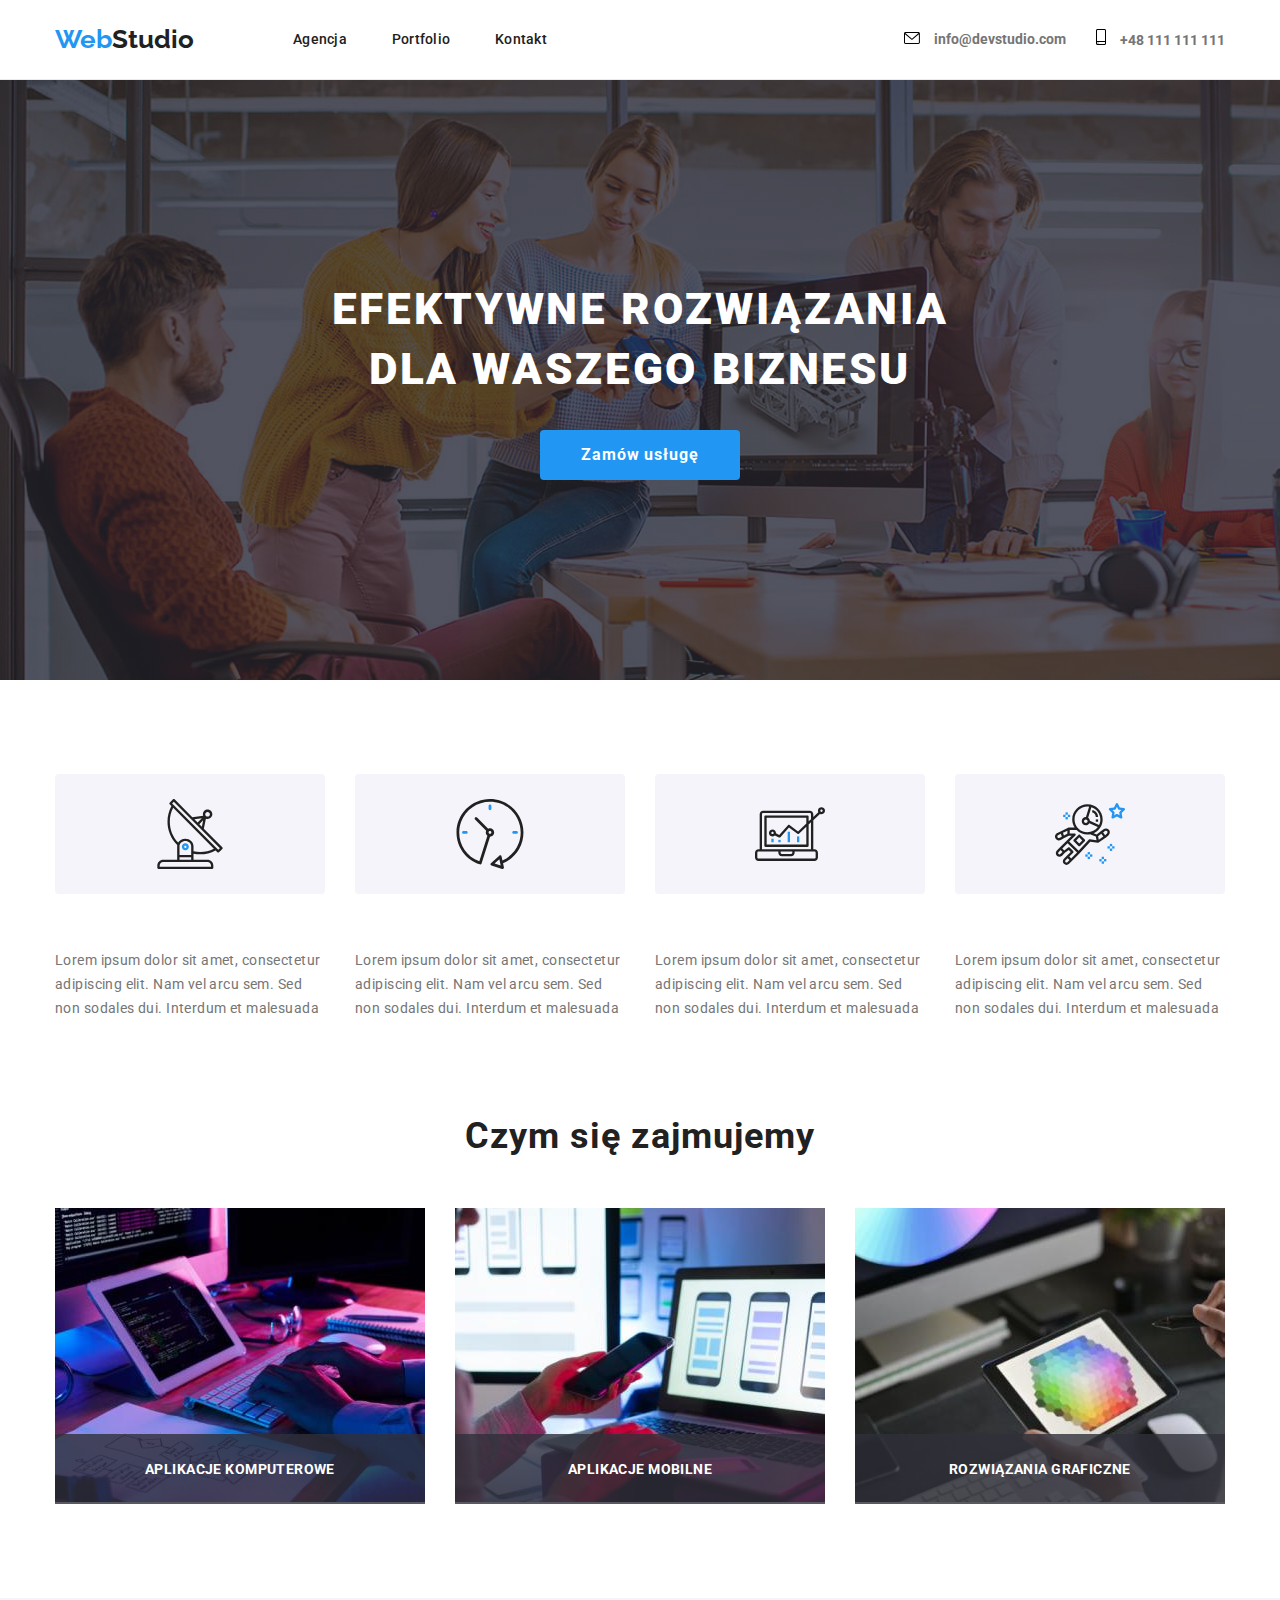
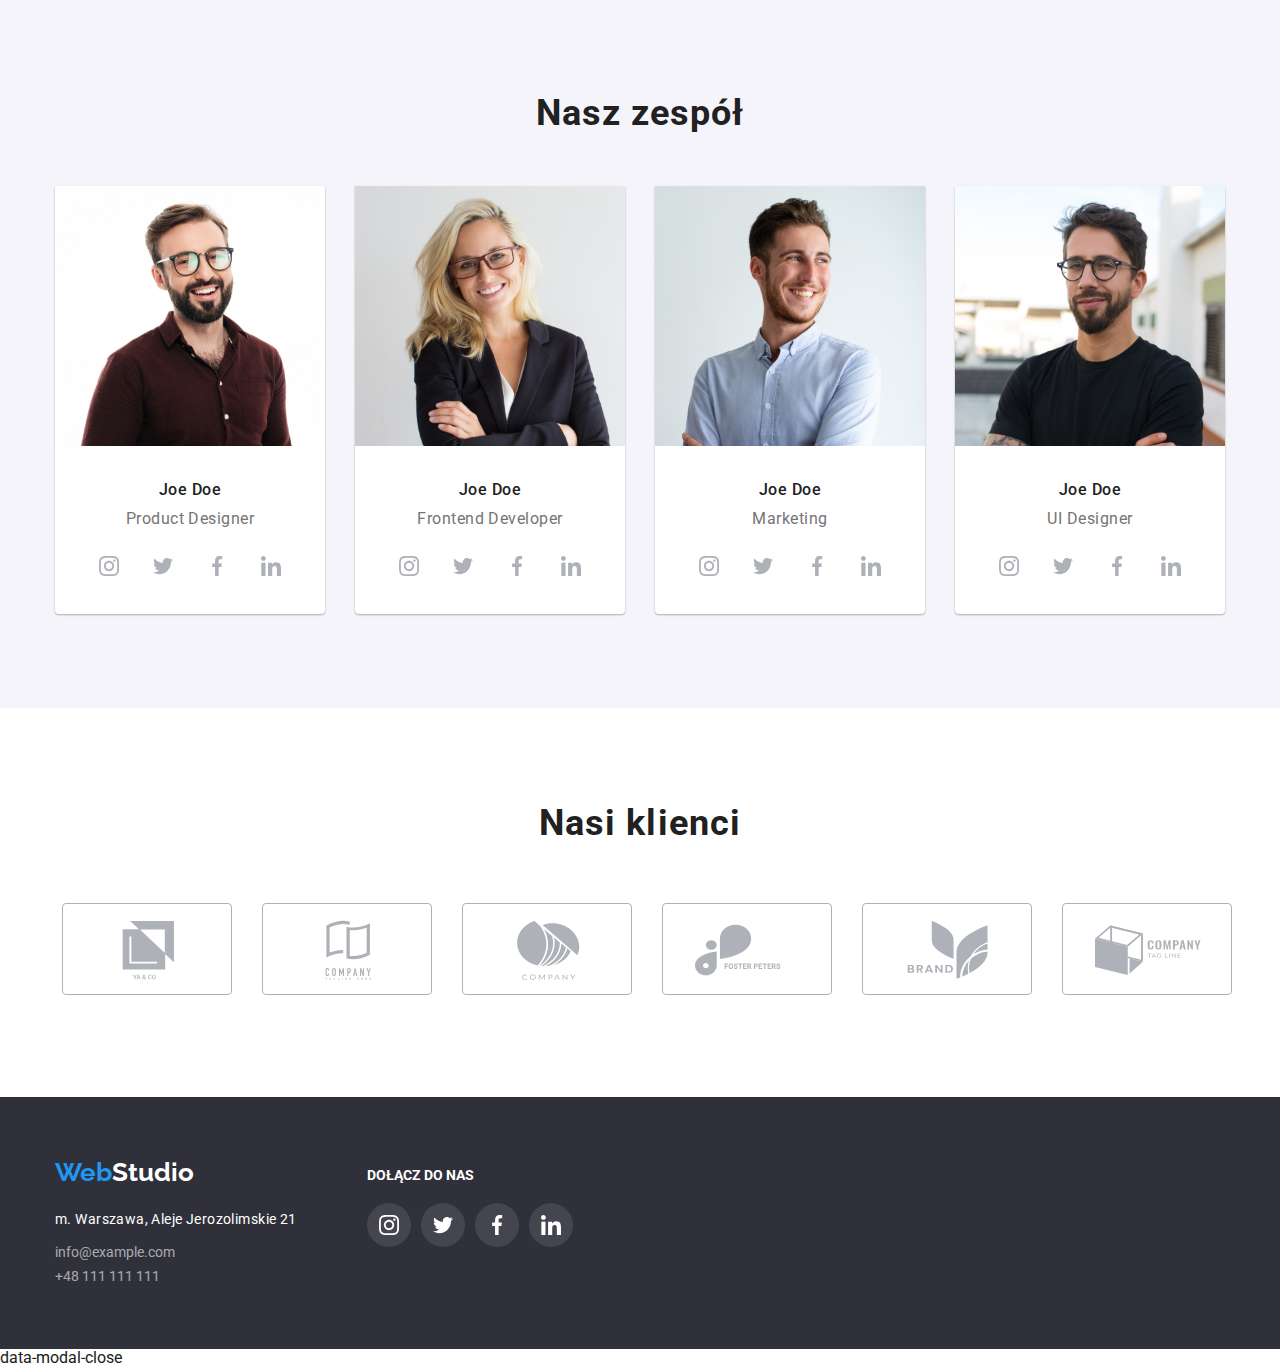
<file: index.html>
<!DOCTYPE html>
<html lang="en">

<head>
    <meta charset="UTF-8">
    <meta http-equiv="X-UA-Compatible" content="IE=edge">
    <meta name="viewport" content="width=device-width, initial-scale=1.0">
    <link rel="preconnect" href="https://fonts.googleapis.com">
    <link rel="preconnect" href="https://fonts.gstatic.com" crossorigin>
    <link href="https://fonts.googleapis.com/css2?family=Raleway:wght@700&display=swap" rel="stylesheet">
    <link href="https://fonts.googleapis.com/css2?family=Roboto:wght@400;500;700;900&display=swap" rel="stylesheet">
    <link rel="stylesheet" href="./css/normalise.css"/>
    <link rel="stylesheet" href="./css/styles.css" />
    <title>Document</title>
</head>

<body>
    <header class="header">
        <div class="container-header">
        <div class="container-header-logo-and-nav">
           <a href="./index.html" class="logo"><span class="logoblue">Web</span><span class="logoblack">Studio</span></a>
        
        <nav>
            <ul class="list nav">
                <li><a href="./index.html" class="link">Agencja</a></li>
                <li><a href="./portfolio.html" class="link">Portfolio</a></li>
                <li><a href="#" class="link">Kontakt</a></li>
            </ul>
        </nav>
        </div>
            <ul class="list contact">
                <li class="envelope">
                    <svg class="contactcolor" width="16" height="12">
                        <use href="./images/icons.svg#envelope"></use>
                    </svg>
                    <a href="mailto:info@devstudio.com" class="contactcolor">info@devstudio.com</a></li>
                <li class="phone">
                    <svg class="contactcolor" width="10" height="16">
                        <use href="./images/icons.svg#smartphone"></use>
                        </svg>
                    <a href="tel:+48111111111" class="contactcolor">+48 111 111 111</a></li>
            </ul>
        </div>
    </header>
    <main>
        <section class="heading heading-box-size">
        <div class="">
        <h1 class="headingtitle">EFEKTYWNE ROZWIĄZANIA DLA WASZEGO BIZNESU</h1>
        </div>
        <button type="button" class="button buttonmain pointer" data-modal-open>Zamów usługę</button>
        </section>

        <section class="section">
            <div class="container">
            <div class="icons">
                <svg class="icon icon-background " width="270" height="120">
                        <use href="./images/icons.svg#antenna-1"></use>
                    </svg>
                  <svg class="icon icon-background" width="270" height="120">
                        <use href="./images/icons.svg#clock-1"></use>
                    </svg>
                   <svg class="icon icon-background" width="270" height="120">
                        <use href="./images/icons.svg#diagram-1"></use>
                    </svg>
                   <svg class="icon icon-background" width="270" height="120">
                        <use href="./images/icons.svg#astronaut-1"></use>
                    </svg>
    
            </div>   
             <ul class="list">
                <li>
                    <div class="paragraph">
                    <h3 class="subsectionheading">LOREM IPSUM</h3>
                    <p class="lorem">Lorem ipsum dolor sit amet, consectetur adipiscing elit. Nam vel arcu sem. Sed non sodales dui.
                        Interdum et malesuada</p>
                    </div>
                </li>
                <li>
                    <div class="paragraph">
                    <h3 class="subsectionheading">LOREM IPSUM</h3>
                    <p class="lorem">Lorem ipsum dolor sit amet, consectetur adipiscing elit. Nam vel arcu sem. Sed non sodales dui.
                        Interdum et malesuada</p>
                    </div>
                </li>
                <li>
                    <div class="paragraph">
                    <h3 class="subsectionheading">LOREM IPSUM</h3>
                    <p class="lorem">Lorem ipsum dolor sit amet, consectetur adipiscing elit. Nam vel arcu sem. Sed non sodales dui.
                        Interdum et malesuada</p>
                    </div>
                </li>
                <li>
                    <div class="paragraph">
                    <h3 class="subsectionheading">LOREM IPSUM</h3>
                    <p class="lorem">Lorem ipsum dolor sit amet, consectetur adipiscing elit. Nam vel arcu sem. Sed non sodales dui.
                        Interdum et malesuada</p>
                    </div>
                </li>
            </ul>
        </section>

        <section>
        <div class="container">
            <h2 class="sectionheading">Czym się zajmujemy</h2>
            <div class="container-activities">
            <ul class="list photos-activites">
                <li>
                   
                        <img  src="./images/photo-1.jpg" alt="a man typing something on a keyboard" width="370"
                        height="294" />
                        <div class="computer-app-position">
                        <p class="computer-app">Aplikacje komputerowe</p>
                        </div>
                    
                </li>
                <li><img src="./images/photo-2.jpg" alt="someone is checking something on a phone in front of a laptop"
                        width="370" height="294" />
                    <div class="computer-app-position">
                        <p class="computer-app">Aplikacje mobilne</p>
                    </div>
                </li>
                <li><img src="./images/photo-3.jpg" alt="someone is choosing a colour on an app" width="370"
                        height="294" />
                    <div class="computer-app-position">
                        <p class="computer-app">Rozwiązania graficzne</p>
                    </div>
                </li>
            </ul>
            </div>
            </div>
        </div>
        </section>

        <section class="section lastsection">
            <div class="container">
            <h2 class="sectionheading">Nasz zespół</h2>
            <div class="team-heading">
            <ul class="list team-heading">
                <li>
                    <div class="team-card">
                        <img src="./images/Product Designer.jpg" alt="Product Designer" width="270" height="260"/>
                        <div class="team-card-description">
                            <b class="name">Joe Doe</b>
                            <p class="subdescription">Product Designer</p>
                            <div class="icon-sm-box">
                                <div class="icon-box">
                                    <svg class="icon-sm" width="20" height="20">
                                        <use href="./images/icons.svg#instagram-2"></use>
                                    </svg>
                                    </div>
                                    <div class="icon-box">
                                    <svg class="icon-sm" width="20" height="20">
                                        <use href="./images/icons.svg#twitter-1"></use>
                                    </svg>
                                    </div>
                                    <div class="icon-box">
                                    <svg class="icon-sm" width="20" height="20">
                                        <use href="./images/icons.svg#facebook-1"></use>
                                    </svg>
                                    </div>
                                    <div class="icon-box">
                                    <svg class="icon-sm" width="20" height="20">
                                        <use href="./images/icons.svg#linkedin-1"></use>
                                    </svg>
                                    </div>
                            </div>

                        </div>
                        
                    </div>
                </li>
                <li>
                    <div class="team-card">
                        <img src="./images/Frontend.jpg" alt="Frontend Developer" width="270" height="260" />
                        <div class="team-card-description">
                            <strong class="name">Joe Doe</strong> 
                            <p class="subdescription">Frontend Developer
                            </p>
                            <div class="icon-sm-box">
                                <div class="icon-box">
                                    <svg class="icon-sm" width="20" height="20">
                                        <use href="./images/icons.svg#instagram-2"></use>
                                    </svg>
                                </div>
                                <div class="icon-box">
                                    <svg class="icon-sm" width="20" height="20">
                                        <use href="./images/icons.svg#twitter-1"></use>
                                    </svg>
                                </div>
                                <div class="icon-box">
                                    <svg class="icon-sm" width="20" height="20">
                                        <use href="./images/icons.svg#facebook-1"></use>
                                    </svg>
                                </div>
                                <div class="icon-box">
                                    <svg class="icon-sm" width="20" height="20">
                                        <use href="./images/icons.svg#linkedin-1"></use>
                                    </svg>
                                </div>
                            </div>
                        </div>
                        </div>
                </li>
                <li>
                    <div class="team-card">
                        <img src="./images/Marketing.jpg" alt="Marketing" width="270" height="260" />
                        <div class="team-card-description">
                            <strong class="name">Joe Doe</strong>
                            <p class="subdescription">Marketing</p>
                        </div>
                        <div class="icon-sm-box">
                            <div class="icon-box">
                                <svg class="icon-sm" width="20" height="20">
                                    <use href="./images/icons.svg#instagram-2"></use>
                                </svg>
                            </div>
                            <div class="icon-box">
                                <svg class="icon-sm" width="20" height="20">
                                    <use href="./images/icons.svg#twitter-1"></use>
                                </svg>
                            </div>
                            <div class="icon-box">
                                <svg class="icon-sm" width="20" height="20">
                                    <use href="./images/icons.svg#facebook-1"></use>
                                </svg>
                            </div>
                            <div class="icon-box">
                                <svg class="icon-sm" width="20" height="20">
                                    <use href="./images/icons.svg#linkedin-1"></use>
                                </svg>
                            </div>
                        </div>
                    </div>
                <li>
                    <div class="team-card">
                    <img src="./images/UI Designer.jpg" alt="UI Designer" width="270" height="260"/>
                        <div class="team-card-description">
                            <strong class="name">Joe Doe</strong>
                            <p class="subdescription">UI Designer</p>
                        </div>
                        <div class="icon-sm-box">
                            <div class="icon-box">
                                <svg class="icon-sm" width="20" height="20">
                                    <use href="./images/icons.svg#instagram-2"></use>
                                </svg>
                            </div>
                            <div class="icon-box">
                                <svg class="icon-sm" width="20" height="20">
                                    <use href="./images/icons.svg#twitter-1"></use>
                                </svg>
                            </div>
                            <div class="icon-box">
                                <svg class="icon-sm" width="20" height="20">
                                    <use href="./images/icons.svg#facebook-1"></use>
                                </svg>
                            </div>
                            <div class="icon-box">
                                <svg class="icon-sm" width="20" height="20">
                                    <use href="./images/icons.svg#linkedin-1"></use>
                                </svg>
                            </div>
                        </div>
                    </div>
                </li>
            </ul>
        </div>
       </section>
        <section class="section our-clients">
            <div class="container ">
                <h2 class="sectionheading">Nasi klienci</h2>
                <div class="client-box">
                    <div class="client-box-size">
                        <svg class="icon-client" width="41" height="46.7">
                            <use href="./images/icons.svg#group-1"></use>
                        </svg>
                    </div>
                
                    <div class="client-box-size">
                        <svg class="icon-client" width="40" height="52">
                            <use href="./images/icons.svg#group-2"></use>
                        </svg>
                    </div>
                
                    <div class="client-box-size">
                        <svg class="icon-client" width="43.5" height="41.18">
                            <use href="./images/icons.svg#group-3"></use>
                        </svg>
                    </div>
                
                    <div class="client-box-size">
                        <svg class="icon-client" width="" height="">
                            <use href="./images/icons.svg#group-4"></use>
                        </svg>
                    </div>
                
                    <div class="client-box-size">
                        <svg class="icon-client" width="" height="">
                            <use href="./images/icons.svg#group-5"></use>
                        </svg>
                    </div>
                
                    <div class="client-box-size">
                        <svg class="icon-client" width="" height="">
                            <use href="./images/icons.svg#group-6"></use>
                        </svg>
                    </div>
                </div>
            
            </div>
        </section>

    </main>
    <footer class="footersection">
        <div class="container footer-display">
            <div class="footer-address">
                <a href="./index.html" class="logo"><span class="logoblue">Web</span><span class="logowhite">Studio</span></a>
                <div class="">
                <address class="address">
                 m. Warszawa, Aleje Jerozolimskie 21
                </address>
                <ul class="list one">
                <li><a href="mailto:info@example.com" class="footer">info@example.com</a></li>
                <li><a href="tel:+48111111111" class="footer decoration">+48 111 111 111</a></li>
                </ul>
                </div>
            </div>
            <div>
                <h3>DOŁĄCZ DO NAS</h3>
              <div class="fotter-sm icon-sm-box">
                <div class="icon-box-footer">
                <svg class="icon-sm-footer" width="20" height="20">
                    <use href="./images/icons.svg#instagram-2"></use>
                </svg>
                </div>
                <div class="icon-box-footer">
                <svg class="icon-sm-footer" width="20" height="20">
                    <use href="./images/icons.svg#twitter-1"></use>
                </svg>
                </div>
                <div class="icon-box-footer">
                <svg class="icon-sm-footer" width="20" height="20">
                    <use href="./images/icons.svg#facebook-1"></use>
                </svg>
                </div>
                <div class="icon-box-footer">
                <svg class="icon-sm-footer" width="20" height="20">
                    <use href="./images/icons.svg#linkedin-1"></use>
                </svg>
                </div>
            </div>
        </div>
    </footer>

    <div class="backdrop is-hidden" data-modal>
        <div class="modal">
            <button type="button" class="close-btn" data-modal-close>
                <svg width="30" height="30">
                    <use xlink:href="./images/icons.svg#close-button"></use>
                </svg>
            </button>
        </div>
    </div>
    <script src="./js/modal.js"></script>
</body>

</html>
data-modal-close
</file>
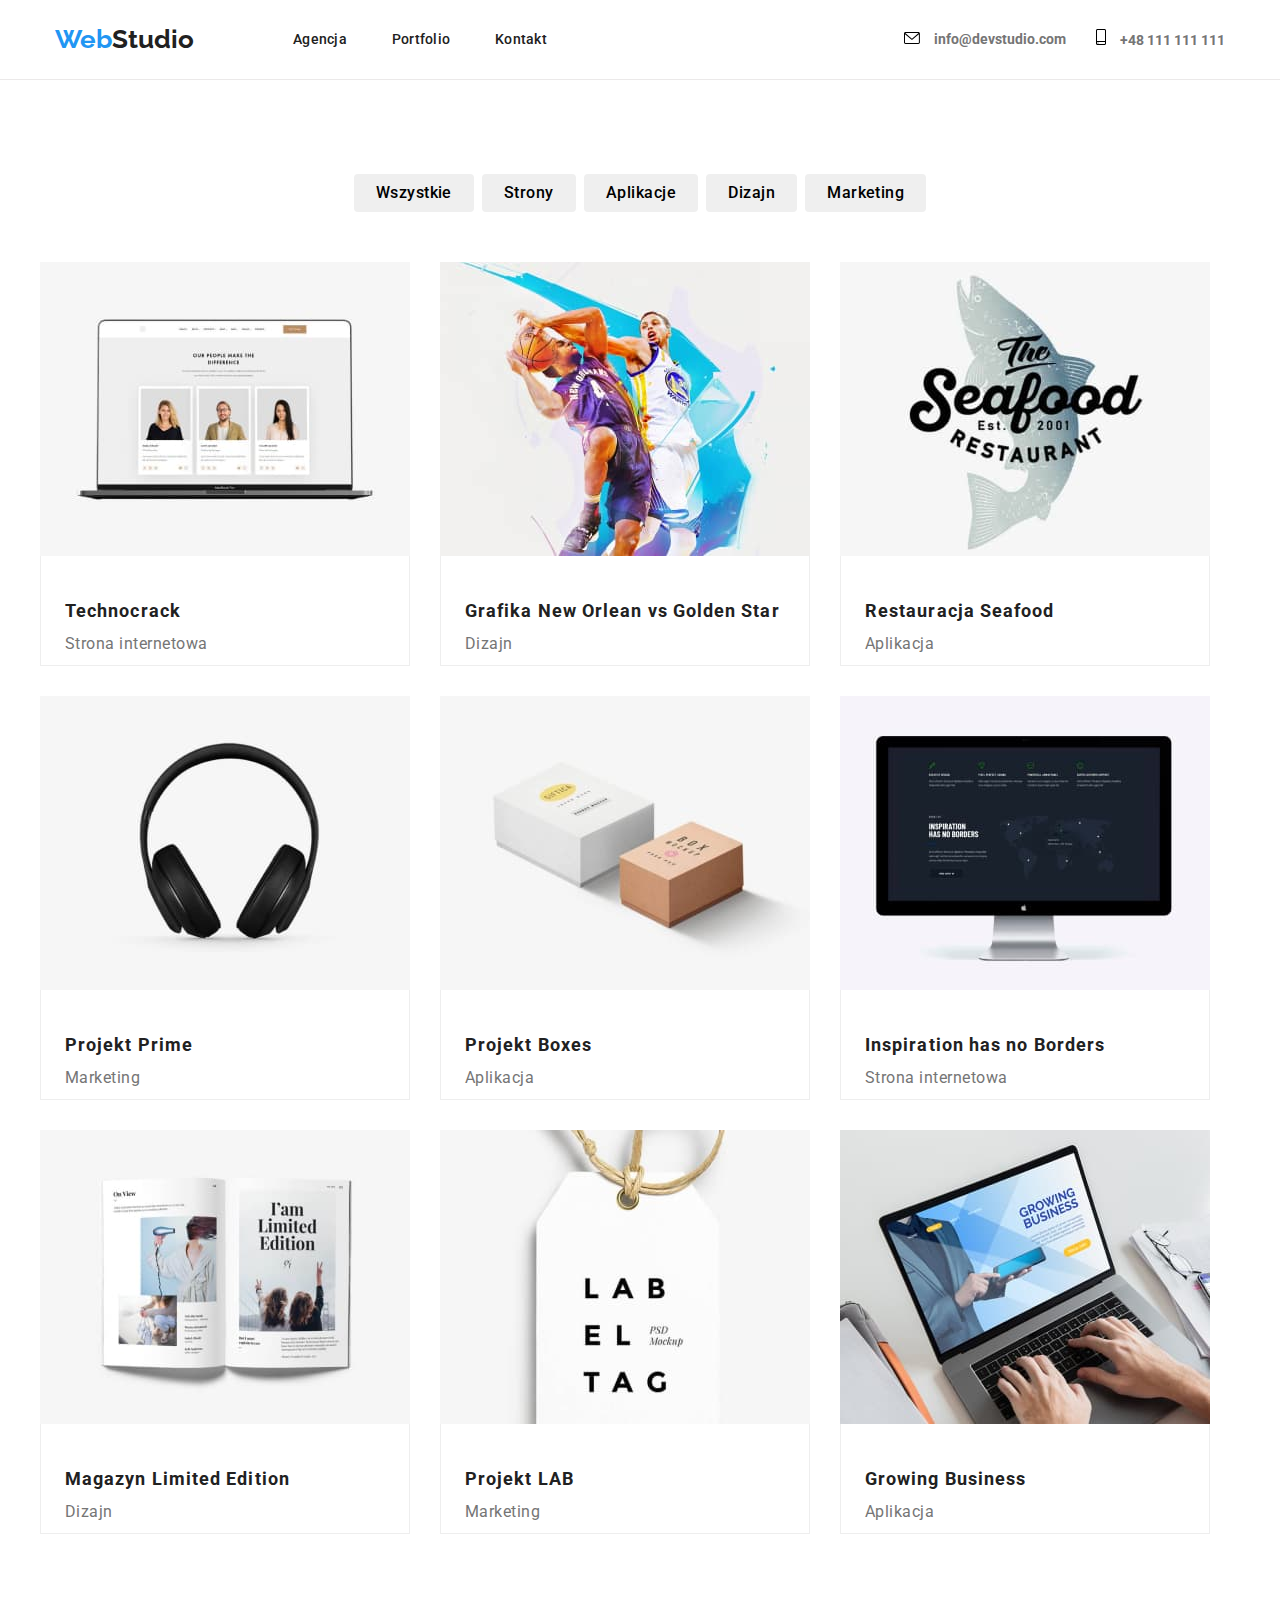
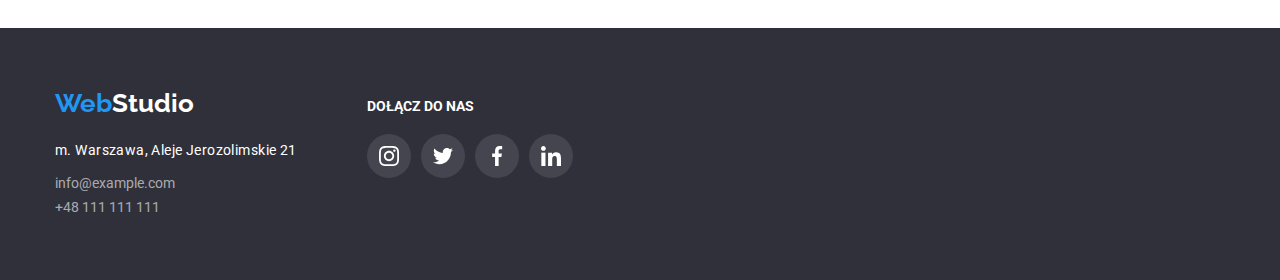
<file: portfolio.html>
<!DOCTYPE html>
<html lang="en">
<head>
    <meta charset="UTF-8">
    <meta http-equiv="X-UA-Compatible" content="IE=edge">
    <meta name="viewport" content="width=device-width, initial-scale=1.0">
    <link rel="preconnect" href="https://fonts.googleapis.com">
    <link rel="preconnect" href="https://fonts.gstatic.com" crossorigin>
    <link href="https://fonts.googleapis.com/css2?family=Raleway:wght@700&display=swap" rel="stylesheet">
    <link href="https://fonts.googleapis.com/css2?family=Roboto:wght@400;500;700;900&display=swap" rel="stylesheet">
    <link rel="stylesheet" href="./css/normalise.css" />
    <link rel="stylesheet" href="./css/styles.css"/>
    <title>Document</title>
</head>
<body>
    <header class="header">
            <div class="container-header">
            <div class="container-header-logo-and-nav">
                <a href="./index.html" class="logo"><span class="logoblue">Web</span><span class="logoblack">Studio</span></a>
            </section>
        
        <nav>
            <ul class="list nav">
                <li><a href="./index.html" class="link">Agencja</a></li>
                <li> <a href="./portfolio.html" class="link">Portfolio</a></li>
                <li><a href="#" class="link">Kontakt</a></li>
            </ul>
            </div>
        </nav>
        <div>
            <ul class="list contact">
                <li class="envelope">
                    <svg class="contactcolor" width="16" height="12">
                        <use href="./images/icons.svg#envelope"></use>
                    </svg>
                    <a href="mailto:info@devstudio.com" class="contactcolor">info@devstudio.com</a></li>
                <li class="phone">
                    <svg class="contactcolor" width="10" height="16">
                        <use href="./images/icons.svg#smartphone"></use>
                    </svg>
                    <a href="tel:+48111111111" class="contactcolor">+48 111 111 111</a></li>
            </ul>
        </div>

    </header>
    <main class="container section">
        <div>
        <section class="buttons-position">
        <ul class="list buttons">
            <li>
                <button type="button" class="button-portfolio pointer">Wszystkie</button>
            </li>
            <li>
                <button type="button" class="button-portfolio pointer">Strony</button>
            </li>
            <li>
                <button type="button" class="button-portfolio pointer">Aplikacje</button>
            </li>
            <li>
                <button type="button" class="button-portfolio pointer">Dizajn</button>
            </li>
            <li>
                <button type="button" class="button-portfolio pointer">Marketing</button>
            </li>    
        </ul>
        </section>
        </div>

        <section class="">
        <ul class="list card-set">
           <div class="card">
            <li>
                <div class="box">
                    <p class="overlay">Technocrack jest popularną platformą wykorzystywaną do rozpowszechniania koronawirusa. Firmy wykorzystują tę platformę do celów szpiegowskich i ataków na niezabezpieczone serwery konkurencji</p>
                
                <img src="./images/technocrack.jpg" alt="laptop displays employees" width="370" height="294"/>
                </div>

                <div class="descr-alignment">
                    <strong class="description-portfolio">Technocrack</strong>
                    <p class="subdescription-portfolio">Strona internetowa</p>
                </div>
            </li>
            </div>
            
            <div class="card">
            <li>
                <div class="box">
                    <p class="overlay">Technocrack jest popularną platformą wykorzystywaną do rozpowszechniania koronawirusa. Firmy
                    wykorzystują tę platformę do celów szpiegowskich i ataków na niezabezpieczone serwery konkurencji</p>

                <img src="./images/neworleanvsgoldenstar.jpg" alt="two men playing basketball" width="370" height="294"/>
                </div>
                <div class="descr-alignment">
                    <strong class="description-portfolio">Grafika New Orlean vs Golden Star</strong>
                    <p class="subdescription-portfolio">Dizajn</p>
                </div>
                </li>
                </div>
         
            <div class="card">
            <li>
                <div class="box">
                    <p class="overlay">Technocrack jest popularną platformą wykorzystywaną do rozpowszechniania koronawirusa. Firmy
                    wykorzystują tę platformę do celów szpiegowskich i ataków na niezabezpieczone serwery konkurencji</p>
                
                <img src="./images/seafood.jpg" alt="restaurant logo" width="370" height="294"/>
                </div>
                <div class="descr-alignment">
                    <strong class="description-portfolio">Restauracja Seafood</strong>
                    <p class="subdescription-portfolio">Aplikacja</p>
                </div>
                </li>
                </div>
          
            <div class="card">
            <li>
                <div class="box">
                    <p class="overlay">Technocrack jest popularną platformą wykorzystywaną do rozpowszechniania koronawirusa. Firmy
                        wykorzystują tę platformę do celów szpiegowskich i ataków na niezabezpieczone serwery konkurencji</p>
                <img src="./images/projectprime.jpg" alt="headphones" width="370" height="294"/>
                </div>
                <div class="descr-alignment">
                    <strong class="description-portfolio">Projekt Prime</strong>
                    <p class="subdescription-portfolio">Marketing</p>
                </div>
                </li>
                </div>
          
            <div class="card">
            <li>
                <div class="box">
                    <p class="overlay">Technocrack jest popularną platformą wykorzystywaną do rozpowszechniania koronawirusa. Firmy
                        wykorzystują tę platformę do celów szpiegowskich i ataków na niezabezpieczone serwery konkurencji</p>
                <img src="./images/projectboxes.jpg" alt="two boxes" width="370" height="294"/>
                </div>
                <div class="descr-alignment">
                    <strong class="description-portfolio">Projekt Boxes</strong>
                    <p class="subdescription-portfolio">Aplikacja</p>
                </div>
                </li>
                </div>
          
            <div class="card">
            <li>
                <div class="box">
                    <p class="overlay">Technocrack jest popularną platformą wykorzystywaną do rozpowszechniania koronawirusa. Firmy
                        wykorzystują tę platformę do celów szpiegowskich i ataków na niezabezpieczone serwery konkurencji</p>
                <img src="./images/inspiration.jpg" alt="a monitor" width="370" height="294"/>
                </div>
                <div class="descr-alignment">
                    <strong class="description-portfolio">Inspiration has no Borders</strong>
                    <p class="subdescription-portfolio">Strona internetowa</p>
                </div>
                </li>
                </div>
          
            <div class="card">
            <li>
                <div class="box">
                    <p class="overlay">Technocrack jest popularną platformą wykorzystywaną do rozpowszechniania koronawirusa. Firmy
                        wykorzystują tę platformę do celów szpiegowskich i ataków na niezabezpieczone serwery konkurencji</p>
                <img src="./images/magazyn.jpg" alt="a magazine" width="370" height="294"/>
                </div>
                <div class="descr-alignment">
                    <strong class="description-portfolio">Magazyn Limited Edition</strong>
                    <p class="subdescription-portfolio">Dizajn</p>
                </div>
                </li>
                </div>
      
            <div class="card">
            <li>
                <div class="box">
                    <p class="overlay">Technocrack jest popularną platformą wykorzystywaną do rozpowszechniania koronawirusa. Firmy
                        wykorzystują tę platformę do celów szpiegowskich i ataków na niezabezpieczone serwery konkurencji</p>
                <img src="./images/projectlab.jpg" alt="a shopping tag" width="370" height="294"/>
                </div>
                <div class="descr-alignment">
                    <strong class="description-portfolio">Projekt LAB</strong>
                    <p class="subdescription-portfolio">Marketing</p>
                </div>
                </li>
                </div>
       
            <div class="card">
            <li>
                <div class="box">
                    <p class="overlay">Technocrack jest popularną platformą wykorzystywaną do rozpowszechniania koronawirusa. Firmy
                        wykorzystują tę platformę do celów szpiegowskich i ataków na niezabezpieczone serwery konkurencji</p>
                <img src="./images/growingbusiness.jpg" alt="someone is typing" width="370" height="294"/>
                </div>
                <div class="descr-alignment">
                    <strong class="description-portfolio">Growing Business</strong>
                    <p class="subdescription-portfolio">Aplikacja</p>
                </div>
                </li>
                </div>
          
        </ul>
        </section>
    
    </main>
    <footer class="footersection-portfolio ">
        <div class="container footer-display">
            <div class="footer-address">
            <a href="#" class="logo"><span class="logoblue">Web</span><span class="logowhite">Studio</span></a>
            <address class="address">
            m. Warszawa, Aleje Jerozolimskie 21
            </address>
            <ul class="list one">
            <li><a href="mailto:info@example.com" class="footer">info@example.com</a></li>
            <li><a href="tel:+48111111111" class="footer decoration">+48 111 111 111</a></li>
            </ul>
        </div>
        <div>
            <h3>DOŁĄCZ DO NAS</h3>
            <div class="fotter-sm icon-sm-box">
                <div class="icon-box-footer">
                    <svg class="icon-sm-footer" width="20" height="20">
                        <use href="./images/icons.svg#instagram-2"></use>
                    </svg>
                </div>
                <div class="icon-box-footer">
                    <svg class="icon-sm-footer" width="20" height="20">
                        <use href="./images/icons.svg#twitter-1"></use>
                    </svg>
                </div>
                <div class="icon-box-footer">
                    <svg class="icon-sm-footer" width="20" height="20">
                        <use href="./images/icons.svg#facebook-1"></use>
                    </svg>
                </div>
                <div class="icon-box-footer">
                    <svg class="icon-sm-footer" width="20" height="20">
                        <use href="./images/icons.svg#linkedin-1"></use>
                    </svg>
                </div>
            </div>
    </footer>
</body>
</html>
</file>
<file: css/styles.css>
:root{
    --brand-color: #2196F3;
    --black: #212121;
    --white: #FFFFFF;
    --gray: #2F303A;
    --color: black;
    --light-gray: #757575;
}

body{
    color: var(--black);
    font-family: 'Roboto', sans-serif;
    margin: 0;
    /* width: 1600px; */
}

.logo{
    font-family:'Raleway', sans-serif;
    font-style: normal;
    font-weight: 700;
    font-size: 26px;
    line-height: 1.2;
    text-decoration: none;
    width: 145px;
    height: 31px;
    /* margin: 24px 93px 25px 215px; */
}

.logoblue{
  color: var(--brand-color);
}

.logoblack{
    color: var(--black);
}

.logowhite{
    color: var(--white);
}

.header{
    background-color: var(--white);
    justify-content: space-between;
    align-items: center;
    display: flex;
    height: 80px;
    border-bottom: 0.5px solid #ebe9e9;
}

.footersection {
    background-color: var(--gray);
    /* width: 1600px; */
    height: 252px;
    padding-top: 60px;
}

.button{
    border:0 ;
    letter-spacing: 0.03em;
    font-size: 16px;
    font-weight: 500;
    font-family: 'Roboto', sans-serif;
    min-width: 200px;
    min-height: 50px;
    text-align: center;
    margin: 0 auto;
    border-radius: 4px;
    margin-top: 30px;

}

.button:hover,
.button:focus {
    color: var(--white);
    background-color: var(--brand-color);
    transition: 250ms cubic-bezier(0.4, 0, 0.2, 1);
}

.link {
    font-style: normal;
    font-weight: 500;
    font-size: 14px;
    line-height: 1.1;
    text-decoration: none;
    color: var(--black);
    letter-spacing: 0.02em;
    position: relative;
}

.link:hover,
.link:focus {
    color: var(--brand-color);
    transition: 250ms cubic-bezier(0.4, 0, 0.2, 1);
}

.contactcolor{
    color: var(--light-gray);
    text-decoration: none;
    font-size: 14px;
    line-height: 1.1;
}

.contactcolor:hover,
.contactcolor:focus{
    color: var(--brand-color);
    transition: 250ms cubic-bezier(0.4, 0, 0.2, 1);
    /* text-shadow: 2px 2px 2px #c2c2c2; */
}

.contactcolor::before {
    margin-right: 10px;
    content: '';
}


.contactcolor:hover::before {
    fill: var(--brand-color);
    transition: 250ms cubic-bezier(0.4, 0, 0.2, 1);
}

.envelope:hover,
.phone:hover {
    fill: var(--brand-color);
}

.address{
    color: var(--white);
    font-style: normal;
    font-weight: 400;
    font-size: 14px;
    letter-spacing: 0.03em;
    line-height: 1.71;
    /* margin-left: 215px; */
    margin-bottom: 9px;
    margin-top: 20px;
}

.footer{
    font-size: 14px;
    line-height: 1.7;
    color: rgba(255, 255, 255, 0.6);
    text-decoration: none;
}

.footer:hover,
.footer:focus{
    color: var(--brand-color);
    transition: 250ms cubic-bezier(0.4, 0, 0.2, 1);
}
/* .decoration{
    text-decoration: none;
} */

.description{
    font-weight: 700;
    font-size: 18px;
    line-height: 2;
    letter-spacing: 0.06em;
}
.subdescription {
    font-weight: 400;
    font-size: 16px;
    line-height: 1.2;
    letter-spacing: 0.03em;
    color: var(--light-gray);
    text-align: center;
    margin-bottom: 16px;
    margin-top: 10px;
    /* min-width: 130px;
    max-height: 19px; */
}

.name {
    font-weight:500;
    font-size: 16px;
    line-height: 1.2;
    letter-spacing: 0.03em;
    justify-content: center;
}

.headingtitle{
    font-weight: 900;
    font-size: 44px;
    line-height: 1.36;
    letter-spacing: 0.06em;
    align-items: center;
    margin: 0 auto;
    width: 696px;
    height: 120px;
}


.heading{
   background-color: var(--gray);
   color: var(--white);
   height: 600px;
   margin: 0 auto;
   align-items: center;
   text-align: center;
   align-content: center;
   padding: 200px;
   background-image: linear-gradient(rgb(47, 48, 58, 0.6), rgb(47, 48, 58, 0.6)), url('./../images/team-background.jpg');
   background-size: cover;
}

.subsectionheading{
    font-weight: 700;
    font-size: 14px;
    line-height: 1.1;
    letter-spacing: 0.03em;
    margin-bottom: 10px;
    margin-top: 0px;
}

.lorem{
    font-weight: 400;
    font-size: 14px;
    line-height: 1.7;
    letter-spacing: 0.03em;
    color: var(--light-gray);
    margin: 0;
}

.sectionheading{
    font-weight: 700;
    font-size: 36px;
    line-height: 1.2;
    letter-spacing: 0.03em;
    text-align: center;
    margin-top: 0px;
    margin-bottom: 50px; 
}

.buttonmain{
    font-weight: 700;
    letter-spacing: 0.06em;
    background-color: var(--brand-color);
    color: var(--white);
}

.pointer {
    cursor: pointer;
}

.list{
    list-style:none;
    display: flex;
    padding: 0px;
    margin: 0px;
    gap: 30px;
}

.container{
    width: 1200px;
    /* width: 100%; */
    box-sizing: border-box;
    margin: 0 auto;
    justify-content: space-between;
    align-items: center;
    gap: 30px;
    padding: 0px 15px;
    /* margin: 94px 215px 0px; */ 
}

.container-header{
        width: 1200px;
        box-sizing: border-box;
        margin: 0 auto;
        justify-content: space-between;
        align-items: center;
        padding: 0px 15px;
        display: flex;;
}
.container-header-logo-and-nav{
    justify-content: flex-start;
    display: flex;
    gap: 93px;
    align-items: center;
}

.section{
    padding: 94px 0;
}

.lastsection{
    background-color: #F5F4FA;
}

/* .display{
  display: flex;
} */

.nav {
   justify-content: space-between;
   align-items: center;
   width: 254px;
   height: 16px;
   margin-left: 0 auto;
}

.contact {
    /* padding: 0; */
    /* margin: 32px 227px 32px 0; */
    justify-content: space-between;
    align-items: center;
    /* min-width: 245px; */
    height: 16px;
    display: flex;
    font-weight: bold;
    /* gap: 50px; */
}

/* .paragraph {
    width: 270px;
    height: 101px;
    justify-content: space-between;
} */

.photos-activites {
    justify-content: space-between;
    gap: 30px;
    align-items: center;
    padding: 0px;
    margin-bottom: 94px;
    margin-top: 0px;
}

.team-card{
    width: 270px;
    height: 428px;
    background-color: #FFFFFF;
    box-shadow:0px 1px 2px rgba(0, 0, 0, 0.3);
    border-radius: 0 0 4px 4px;
    text-align: center;
}

.team-card-description{
    text-align: center;
    margin-top: 30px;
    line-height: 1.2;
}

.one {
    display: block;
    /* margin-top: 0px;
    margin-bottom: 0px;
    margin-left: 215px;
    padding: 0px; */
}

.bottom{
    padding-bottom: 60px;
}
.bottom-container {
    padding-top: 50px;
}

/* .team-heading{
    margin-top: 0px;
} */

.buttons {
   gap: 8px;
   display: flex;
   align-items: flex-start;
   justify-content: center;
   width: 572px;
   height: 54px;
   margin: 0 auto;
   padding: 0px;
   margin-bottom: 34px;
}

.card-set{
    display: flex;
    flex-wrap: wrap;
    gap: 30px;
    padding: 0px
  
}

.button-portfolio{
    border: 0;
    letter-spacing: 0.03em;
    font-size: 16px;
    font-weight: 500;
    Height: 38px;
    font-family: 'Roboto', sans-serif;
    text-align: center;
    border-radius: 4px;
    padding: 0px 22px;
}
       
.button-portfolio:hover,
.button-portfolio:focus {
    color: var(--white);
    background-color: var(--brand-color);
    transition: 250ms cubic-bezier(0.4, 0, 0.2, 1);
}

.buttons-position{
    justify-content: center;
}

.card {

    max-width: 370px;
    max-height: 404px;
}

.description-portfolio {
    font-weight: 700;
    font-size: 18px;
    line-height: 2;
    letter-spacing: 0.06em;
    padding-left: 24px;
   
}

.subdescription-portfolio {
    font-weight: 400;
    font-size: 16px;
    line-height: 1.9;
    letter-spacing: 0.03em;
    color: var(--light-gray);
    text-align: left;
    margin: 0 auto;
    min-width: 130px;
    max-height: 19px;
    padding-left: 24px;
   
}

.footersection-portfolio{
    background-color: var(--gray);
    height: 252px;
    padding-top: 60px;
}
.icons {
    display: flex;
    gap: 30px;
}
 .icon {
    width: 70px;
    height: 70px;
   
}

.icon-background {
background-color: #F5F4FA;
display: flex;
justify-content: space-between;
    gap: 30px;
    align-items: center;
    width: 270px;
    height: 120px;
    padding: 25px 100px;
    border-radius: 4px;
    margin-bottom: 30px;
}

.icon-background:hover {
    box-shadow: 1px 2px 6px rgba(0, 0, 0, 0.2);
    transition: 250ms cubic-bezier(0.4, 0, 0.2, 1);
}

.icon-sm {
    width: 20px;
    height: 20px;
}

.icon-sm-box {
   display: flex;
    justify-content: space-between;
    width: 206px;
    height: 56px;
    margin: 0 auto;
}

.icon-box {
    width: 44px;
    height: 44px;
    padding: 12px;
    fill: #AFB1B8;
}

.icon-box:hover {
    fill: var(--white);
    background-color: var(--brand-color);
    border-radius: 50%;
    cursor: pointer;
    transition: 250ms cubic-bezier(0.4, 0, 0.2, 1);
}


.icon-client {
   width: 106px;
   height: 60px;
   align-items: center;
   align-content: center;
   justify-self: center;
    color: #afb1b8
}

.client-box {
    display: flex;
    justify-content: space-between;
    align-content: center;
    align-items: center;
    gap: 30px;
    padding: 7px;
    fill: #afb1b8;
    padding: 8px 7px;

}

.client-box-size {
    align-content: center;
    justify-content: center;
    border: 1px solid #AFB1B8;
    border-radius: 4px;
    width: 170px;
    height: 92px;
    padding: 16px 32px;
    color: #afb1b8;
   
}

.client-box-size:hover {
    fill: var(--brand-color);
    cursor: pointer;
    border-color: var(--brand-color);
    transition: 250ms cubic-bezier(0.4, 0, 0.2, 1);
}

/* .contactcolor::before {

content: ??????
    width: 16px;
    height: 12px;
    background-size: contain;
    background-repeat: no-repeat;
    margin-right: 10px;
    background-image: url('/images/envelope.svg');
} */
.contact-list-icon {
    fill: var(--brand-color);
    margin-right: 10px;
}

.footer-sm {
    display: flex;
}

.footer-display{
    display: flex;
    justify-content: left;
    margin: 0 auto;
    gap: 0;
}

h3 {
    margin-top: -20px;;
    margin-bottom:20px;
    font-family: 'Roboto';
    font-style: normal;
    font-weight: 700;
    font-size: 14px;
    color: #FFFFFF;
}

.footer-address {
    margin-right: 70px;
}

.icon-sm-footer {
    width: 20px;
    height: 20px;
    fill: var(--white);
}

.icon-box-footer {
    width: 44px;
    height: 44px;
    padding: 12px;
    background-color: rgb(255,255,255, 0.1);
    border-radius: 50%;
}

.icon-box-footer:hover {
    color: var(--white);
    background-color: var(--brand-color);
    border-radius: 50%;
    cursor: pointer;
    transition: 250ms cubic-bezier(0.4, 0, 0.2, 1);
}

.card:hover {
    box-shadow: 1px 2px 6px rgba(0, 0, 0, 0.2);
    cursor: pointer;
}

/* .computer-app {
    position: absolute;
    width: 370px;
    height: 70px;
    z-index: 2;
    margin-left: -370px;
    margin-bottom: -300px;
    background-image: linear-gradient(rgba(47, 48, 58, 0.8), rgba(47, 48, 58, 0.8)), url('./../images/label-aplikacje-komputerowe.jpg');
} */
.container-activities {
    display: flex;
    justify-content: center;
    margin: 0 auto;
}

.computer-app {
    position: absolute;
    font-size: 14px;
    color: #fff;
    text-transform: uppercase;
    margin: 0 auto;
    font-weight: 700; 
    letter-spacing: 0.03em;
}



.computer-app-position {
    position: relative;
width: 100%;
height: 70px;
margin-top: -72px;
background-color: rgba(47, 48, 58, 0.8);
justify-content: center;
display: flex;
align-items: center;
}

.link:hover::after {
    content: "";
    position: absolute;
    width: 110%;
    height: 4px;
    background-color:var(--brand-color);
    display: block;
    transform: translateY(27px);
    border-radius: 2px;
}
     
.box {
    position: relative;
    overflow: hidden;
    margin: 0 auto;
    width: 100%;
    height: 294px;
    
    /* margin-left: auto;
    margin-right: auto;
    display: cover;
    background-position: center; */

}

.overlay {
    position: absolute;
    width: 100%;
    height: 101%;
    background-color: rgba(33, 150, 243, 0.9);
    transform: translateY(100%);
    margin: 0 auto;
    color: white;
    font-size: 18px;
    line-height: 1.6;
    justify-content: center;
    display: flex;
    align-items: center;
    padding-left: 24px;
    padding-right: 45px;
    font-weight: 400;
    font: Roboto;
}

.box:hover .overlay {
    transform: translatey(0);
    transition: 250ms cubic-bezier(0.4, 0, 0.2, 1);
}

.backdrop {
    position: fixed;
    left: 0;
    top: 0;
    width: 100%;
    height: 100%;
    background-color: rgba(0, 0, 0, 0.2);
}

.modal {
    position: absolute;
    top: 50%;
    left: 50%;
    transform: translate(-50%,-50%);
    width: 528px;
    min-height: 581px;
    background-color: #fff;
    border-radius: 4px;
}

.close-btn {
    position: absolute;
    top: 8px;
    right: 8px;
    padding: 0;
    width: 32px;
    height: 32px;
    background-color: #fff;
    border: 1px solid rgba(0, 0, 0, 0.1);
    border-radius: 50%;
    cursor: pointer;
}

.is-hidden {
    opacity: 0;
    visibility: hidden;
    pointer-events: none;
}

.descr-alignment {
    height: 110px;
    display: block;
    align-content: center;
    padding-top: 20px;
    line-height: 2;
    border: 1px solid #EEEEEE;
    border-top: 0;
}
</file>
<file: css/normalise.css>
/*! modern-normalize v1.1.0 | MIT License | https://github.com/sindresorhus/modern-normalize */

/*
Document
========
*/

/**
Use a better box model (opinionated).
*/

*,
::before,
::after {
    box-sizing: border-box;
}

/**
1. Correct the line height in all browsers.
2. Prevent adjustments of font size after orientation changes in iOS.
3. Use a more readable tab size (opinionated).
*/

html {
    line-height: 1.15;
    /* 1 */
    -webkit-text-size-adjust: 100%;
    /* 2 */
    -moz-tab-size: 4;
    /* 3 */
    tab-size: 4;
    /* 3 */
}

/*
Sections
========
*/

/**
1. Remove the margin in all browsers.
2. Improve consistency of default fonts in all browsers. (https://github.com/sindresorhus/modern-normalize/issues/3)
*/

body {
    margin: 0;
    /* 1 */
    font-family:
        system-ui,
        -apple-system,
        /* Firefox supports this but not yet `system-ui` */
        'Segoe UI',
        Roboto,
        Helvetica,
        Arial,
        sans-serif,
        'Apple Color Emoji',
        'Segoe UI Emoji';
    /* 2 */
}

/*
Grouping content
================
*/

/**
1. Add the correct height in Firefox.
2. Correct the inheritance of border color in Firefox. (https://bugzilla.mozilla.org/show_bug.cgi?id=190655)
*/

hr {
    height: 0;
    /* 1 */
    color: inherit;
    /* 2 */
}

/*
Text-level semantics
====================
*/

/**
Add the correct text decoration in Chrome, Edge, and Safari.
*/

abbr[title] {
    text-decoration: underline dotted;
}

/**
Add the correct font weight in Edge and Safari.
*/

b,
strong {
    font-weight: bolder;
}

/**
1. Improve consistency of default fonts in all browsers. (https://github.com/sindresorhus/modern-normalize/issues/3)
2. Correct the odd 'em' font sizing in all browsers.
*/

code,
kbd,
samp,
pre {
    font-family:
        ui-monospace,
        SFMono-Regular,
        Consolas,
        'Liberation Mono',
        Menlo,
        monospace;
    /* 1 */
    font-size: 1em;
    /* 2 */
}

/**
Add the correct font size in all browsers.
*/

small {
    font-size: 80%;
}

/**
Prevent 'sub' and 'sup' elements from affecting the line height in all browsers.
*/

sub,
sup {
    font-size: 75%;
    line-height: 0;
    position: relative;
    vertical-align: baseline;
}

sub {
    bottom: -0.25em;
}

sup {
    top: -0.5em;
}

/*
Tabular data
============
*/

/**
1. Remove text indentation from table contents in Chrome and Safari. (https://bugs.chromium.org/p/chromium/issues/detail?id=999088, https://bugs.webkit.org/show_bug.cgi?id=201297)
2. Correct table border color inheritance in Chrome and Safari. (https://bugs.chromium.org/p/chromium/issues/detail?id=935729, https://bugs.webkit.org/show_bug.cgi?id=195016)
*/

table {
    text-indent: 0;
    /* 1 */
    border-color: inherit;
    /* 2 */
}

/*
Forms
=====
*/

/**
1. Change the font styles in all browsers.
2. Remove the margin in Firefox and Safari.
*/

button,
input,
optgroup,
select,
textarea {
    font-family: inherit;
    /* 1 */
    font-size: 100%;
    /* 1 */
    line-height: 1.15;
    /* 1 */
    margin: 0;
    /* 2 */
}

/**
Remove the inheritance of text transform in Edge and Firefox.
*/

button,
select {
    text-transform: none;
}

/**
Correct the inability to style clickable types in iOS and Safari.
*/

button,
[type='button'],
[type='reset'],
[type='submit'] {
    -webkit-appearance: button;
}

/**
Remove the inner border and padding in Firefox.
*/

::-moz-focus-inner {
    border-style: none;
    padding: 0;
}

/**
Restore the focus styles unset by the previous rule.
*/

:-moz-focusring {
    outline: 1px dotted ButtonText;
}

/**
Remove the additional ':invalid' styles in Firefox.
See: https://github.com/mozilla/gecko-dev/blob/2f9eacd9d3d995c937b4251a5557d95d494c9be1/layout/style/res/forms.css#L728-L737
*/

:-moz-ui-invalid {
    box-shadow: none;
}

/**
Remove the padding so developers are not caught out when they zero out 'fieldset' elements in all browsers.
*/

legend {
    padding: 0;
}

/**
Add the correct vertical alignment in Chrome and Firefox.
*/

progress {
    vertical-align: baseline;
}

/**
Correct the cursor style of increment and decrement buttons in Safari.
*/

::-webkit-inner-spin-button,
::-webkit-outer-spin-button {
    height: auto;
}

/**
1. Correct the odd appearance in Chrome and Safari.
2. Correct the outline style in Safari.
*/

[type='search'] {
    -webkit-appearance: textfield;
    /* 1 */
    outline-offset: -2px;
    /* 2 */
}

/**
Remove the inner padding in Chrome and Safari on macOS.
*/

::-webkit-search-decoration {
    -webkit-appearance: none;
}

/**
1. Correct the inability to style clickable types in iOS and Safari.
2. Change font properties to 'inherit' in Safari.
*/

::-webkit-file-upload-button {
    -webkit-appearance: button;
    /* 1 */
    font: inherit;
    /* 2 */
}

/*
Interactive
===========
*/

/*
Add the correct display in Chrome and Safari.
*/

summary {
    display: list-item;
}
</file>
